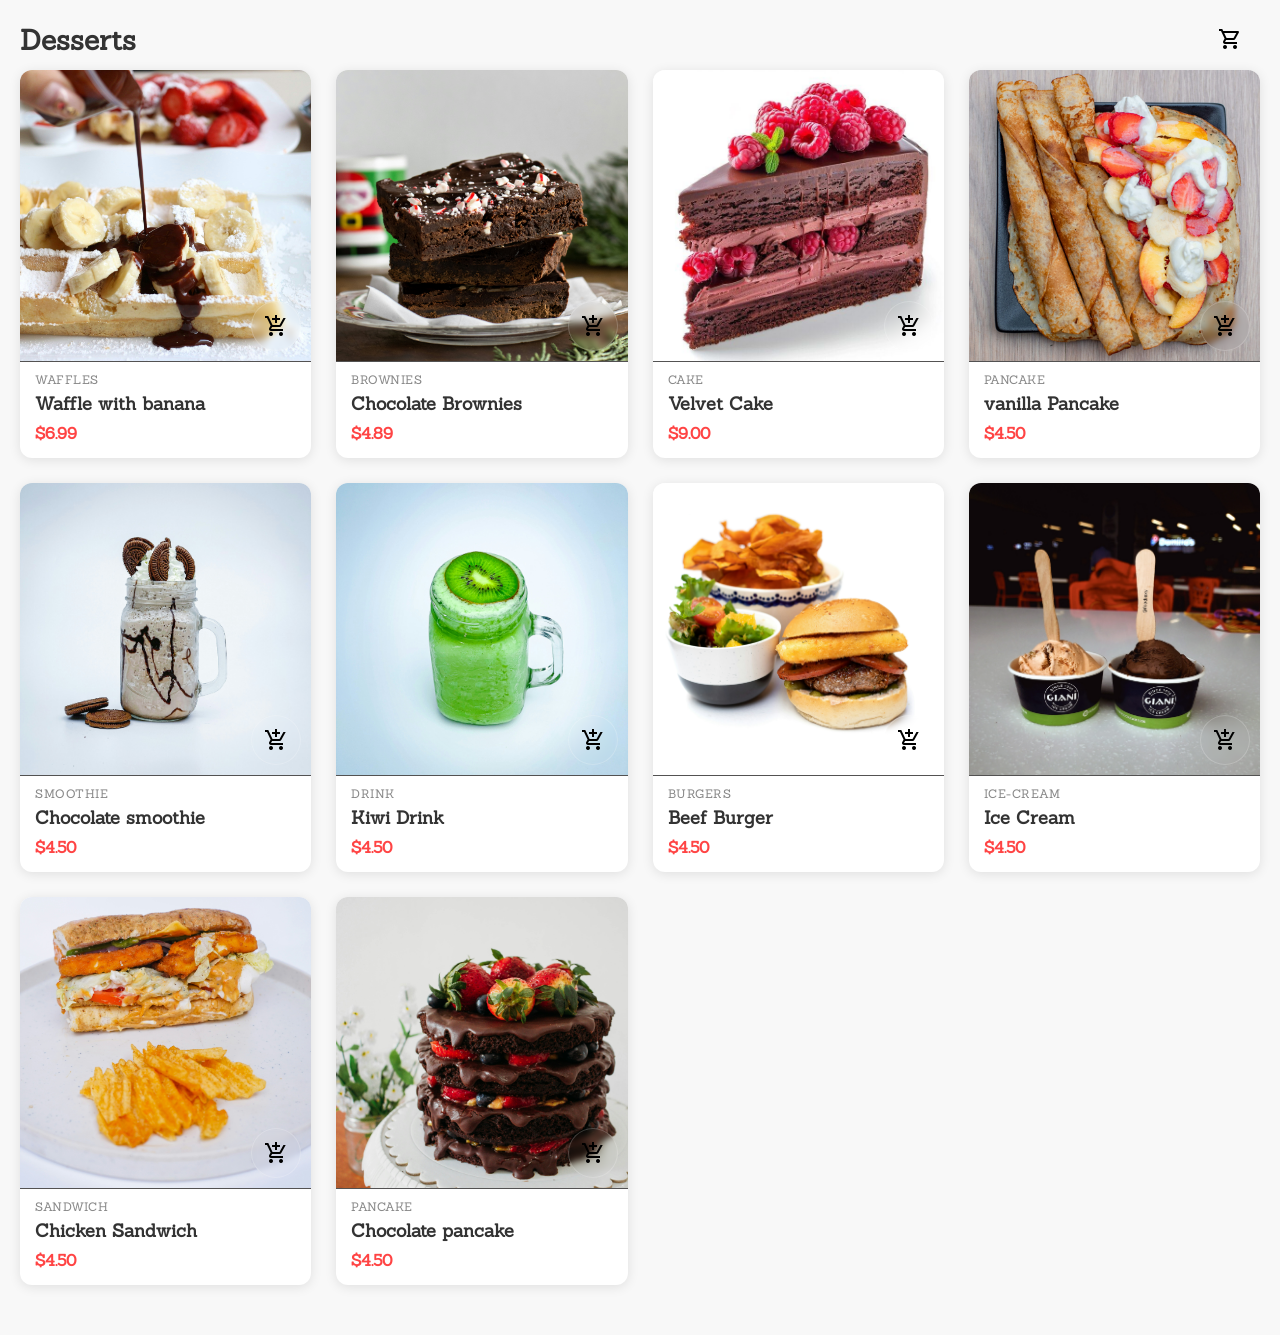
<file: index.html>
<!doctype html>
<html lang="en">
  <head>
    <meta charset="UTF-8" />
    <meta name="viewport" content="width=device-width, initial-scale=1.0" />
    <title>Desserts</title>
    <link rel="stylesheet" href="style.css" />
    <script src="script.js" defer type="module"></script>
    <link
      rel="stylesheet"
      href="https://fonts.googleapis.com/css2?family=Material+Symbols+Outlined:opsz,wght,FILL,GRAD@24,400,0,0"
    />
  </head>
  <body>
    <div class="body">
      <div class="head">
        <h1>Desserts</h1>
      </div>
      <div class="cart">
        <a href="cart.html">
          <button class="cart-btn">
            <span class="material-symbols-outlined"> shopping_cart </span>
          </button>
        </a>
      </div>
    </div>

    <div>
      <section id="Products-page" class="product-container"></section>
    </div>
  </body>
</html>
</file>
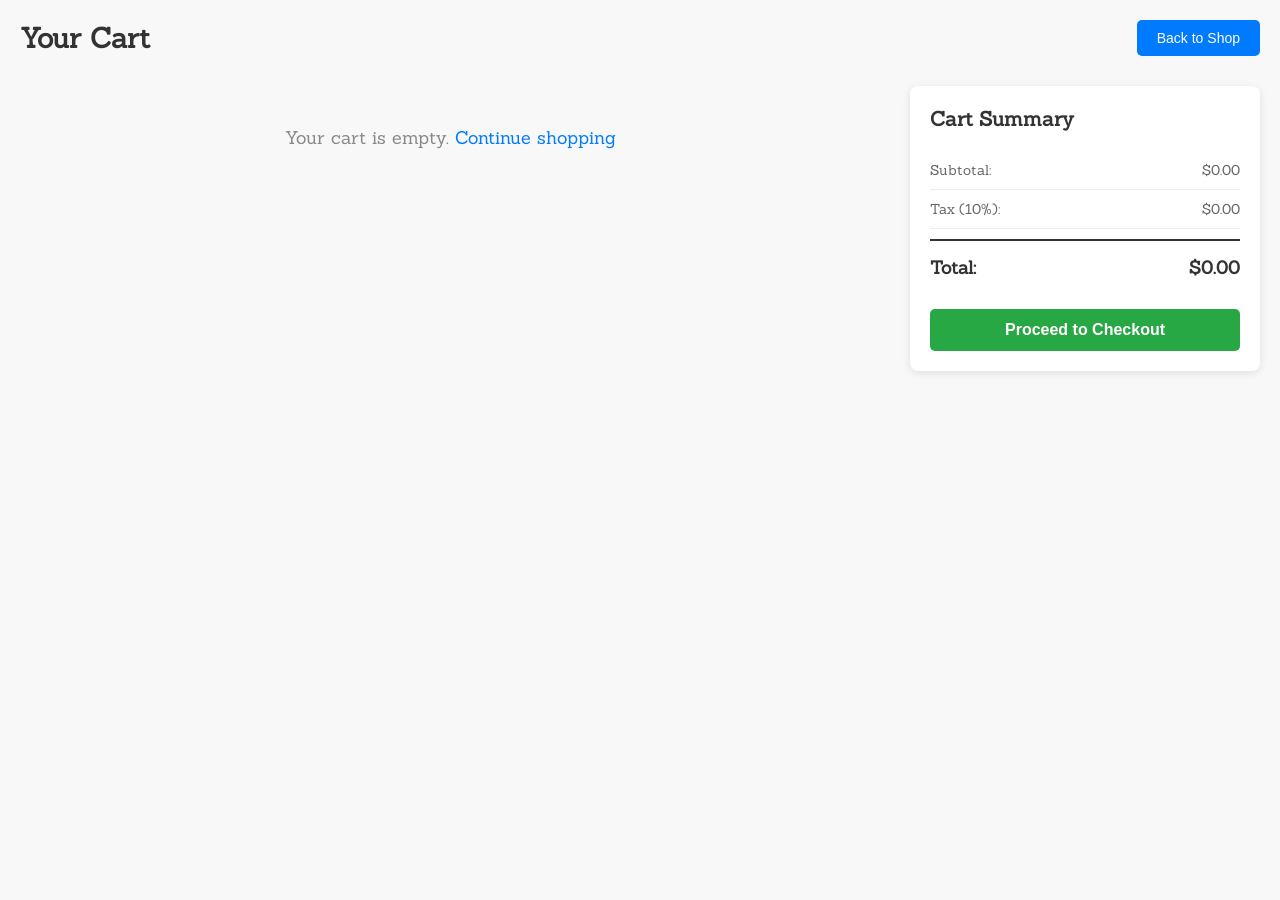
<file: cart.html>
<!DOCTYPE html>
<html lang="en">
<head>
  <meta charset="UTF-8">
  <meta name="viewport" content="width=device-width, initial-scale=1.0">
  <title>Cart</title>
  <link rel="stylesheet" href="style.css">
  <link
    rel="stylesheet"
    href="https://fonts.googleapis.com/css2?family=Material+Symbols+Outlined:opsz,wght,FILL,GRAD@24,400,0,0"
  />
  <script src="script.js" defer type="module"></script>
</head>
<body>
  <div class="body">
    <h1>Your Cart</h1>
    <a href="index.html">
      <button class="back-btn">Back to Shop</button>
    </a>
  </div>

  <div class="cart-container">
    <div id="cart-items" class="cart-items"></div>
    
    <div class="cart-summary">
      <h2>Cart Summary</h2>
      <div class="summary-item">
        <span>Subtotal:</span>
        <span id="subtotal">$0.00</span>
      </div>
      <div class="summary-item">
        <span>Tax (10%):</span>
        <span id="tax">$0.00</span>
      </div>
      <div class="summary-item total">
        <span>Total:</span>
        <span id="total">$0.00</span>
      </div>
      <button id="checkout-btn" class="checkout-btn">Proceed to Checkout</button>
    </div>
  </div>
</body>
</html>
</file>
<file: style.css>
@import url("https://fonts.googleapis.com/css2?family=Habibi&family=Roboto+Flex:opsz,wght,XOPQ,XTRA,YOPQ,YTDE,YTFI,YTLC,YTUC@8..144,100..1000,96,468,79,-203,738,514,712&family=Sanchez:ital@0;1&display=swap");

* {
  padding: 0;
  margin: 0;
  box-sizing: border-box;
}

body {
  font-family: "Sanchez", serif;
  padding: 20px;
  background-color: #f8f8f8;
}
.body {
  display: flex;
  justify-content: space-between;
  align-items: center;
  margin-bottom: 10px;
}

h1 {
  font-size: 28px;
  color: #333;
}

.cart-btn {
  width: 60px;
  height: 40px;
  background: none;
  border: none;
}
.cart-btn:hover {
  cursor: pointer;
  transform: scale(1.5);
}

.product-container {
  display: grid;
  grid-template-columns: repeat(auto-fit, minmax(250px, 1fr));
  gap: 25px;
  margin-bottom: 30px;
}

.product-img {
  background: white;
  border-radius: 12px;
  overflow: hidden;
  box-shadow: 0 2px 12px rgba(0, 0, 0, 0.1);
  transition:
    transform 0.3s ease,
    box-shadow 0.3s ease;
}

.product-img:hover {
  transform: translateY(-5px);
  box-shadow: 0 5px 20px rgba(0, 0, 0, 0.15);
}

.image-container {
  position: relative;
  width: 100%;
  aspect-ratio: 1;
  overflow: hidden;
  background: #f0f0f0;
}

.image-container img {
  width: 100%;
  height: 100%;
  object-fit: cover;
}

.add-to-cart {
  position: absolute;
  bottom: 10px;
  right: 10px;
  width: 50px;
  height: 50px;
  border-radius: 50%;
  background: rgba(255, 255, 255, 0.01);
  backdrop-filter: blur(3px);
  -webkit-backdrop-filter: blur(3px);
  color: black;
  border: 1px solid rgba(255, 255, 255, 0.2);
  display: flex;
  align-items: center;
  justify-content: center;
  cursor: pointer;
  transition: all 0.3s ease;
  font-weight: bold;
  font-size: 12px;
  padding: 0;
}

.add-to-cart:hover {
  background-color: black;
  color: white;
}

.add-to-cart img {
  display: none;
}

.product-img p:first-of-type {
  border-top: 1px solid #535252;
  padding: 10px 15px 5px 15px;
  font-size: 12px;
  color: #888;
  text-transform: uppercase;
  letter-spacing: 0.5px;
  font-weight: 500;
}

.product-img h3 {
  padding: 0 15px 8px 15px;
  font-size: 18px;
  color: #333;
  font-weight: 600;
}

.product-img p:last-of-type {
  padding: 0 15px 15px 15px;
  font-size: 16px;
  color: #ff4444;
  font-weight: bold;
}

/* Cart Page Styles */
.back-btn {
  padding: 10px 20px;
  background-color: #007bff;
  color: white;
  border: none;
  border-radius: 5px;
  cursor: pointer;
  font-size: 14px;
  transition: background-color 0.3s ease;
}

.back-btn:hover {
  background-color: #0056b3;
}

.cart-container {
  display: grid;
  grid-template-columns: 1fr 350px;
  gap: 30px;
  margin-top: 30px;
}

.cart-items {
  display: flex;
  flex-direction: column;
  gap: 20px;
}

.empty-cart {
  text-align: center;
  padding: 40px 20px;
  color: #888;
  font-size: 18px;
}

.empty-cart a {
  color: #007bff;
  text-decoration: none;
}

.empty-cart a:hover {
  text-decoration: underline;
}

.cart-item {
  display: grid;
  grid-template-columns: 100px 1fr 150px 120px 50px;
  gap: 15px;
  align-items: center;
  padding: 15px;
  background: white;
  border-radius: 8px;
  box-shadow: 0 2px 8px rgba(0, 0, 0, 0.1);
}

.item-image {
  width: 100px;
  height: 100px;
  border-radius: 5px;
  overflow: hidden;
}

.item-image img {
  width: 100%;
  height: 100%;
  object-fit: cover;
}

.item-details h3 {
  margin: 0 0 10px 0;
  font-size: 16px;
  color: #333;
}

.item-details .category {
  margin: 0;
  font-size: 12px;
  color: #888;
  text-transform: uppercase;
}

.item-details .price {
  margin: 5px 0 0 0;
  font-size: 16px;
  color: #ff4444;
  font-weight: bold;
}

.item-quantity {
  display: flex;
  align-items: center;
  gap: 5px;
}

.qty-btn {
  width: 30px;
  height: 30px;
  border: 1px solid #ddd;
  background: white;
  cursor: pointer;
  border-radius: 4px;
  font-size: 16px;
  transition: all 0.3s ease;
}

.qty-btn:hover {
  background: #f0f0f0;
}

.qty-input {
  width: 50px;
  height: 30px;
  text-align: center;
  border: 1px solid #ddd;
  border-radius: 4px;
  font-size: 14px;
}

.qty-input:focus {
  outline: none;
  border-color: #007bff;
}

.item-total {
  text-align: right;
}

.item-total p {
  margin: 0;
  font-size: 18px;
  color: #ff4444;
  font-weight: bold;
}

.remove-btn {
  width: 35px;
  height: 35px;
  border: none;
  background: #ff4444;
  color: white;
  border-radius: 50%;
  cursor: pointer;
  display: flex;
  align-items: center;
  justify-content: center;
  transition: all 0.3s ease;
}

.remove-btn:hover {
  background: #cc0000;
  transform: scale(1.1);
}

.cart-summary {
  background: white;
  padding: 20px;
  border-radius: 8px;
  box-shadow: 0 2px 8px rgba(0, 0, 0, 0.1);
  height: fit-content;
  position: sticky;
  top: 20px;
}

.cart-summary h2 {
  margin: 0 0 20px 0;
  font-size: 20px;
  color: #333;
}

.summary-item {
  display: flex;
  justify-content: space-between;
  padding: 10px 0;
  border-bottom: 1px solid #eee;
  font-size: 14px;
  color: #666;
}

.summary-item.total {
  border: none;
  border-top: 2px solid #333;
  margin-top: 10px;
  padding-top: 15px;
  font-size: 18px;
  font-weight: bold;
  color: #333;
}

.checkout-btn {
  width: 100%;
  padding: 12px;
  margin-top: 20px;
  background-color: #28a745;
  color: white;
  border: none;
  border-radius: 5px;
  font-size: 16px;
  font-weight: bold;
  cursor: pointer;
  transition: background-color 0.3s ease;
}

.checkout-btn:hover:not(:disabled) {
  background-color: #218838;
}

.checkout-btn:disabled {
  background-color: #ccc;
  cursor: not-allowed;
}

@media (max-width: 768px) {
  .cart-container {
    grid-template-columns: 1fr;
  }

  .cart-item {
    grid-template-columns: 80px 1fr 40px;
    gap: 25px;
  }

  .item-quantity,
  .item-total {
    display: none;
  }

  .cart-summary {
    position: static;
  }
}
</file>
